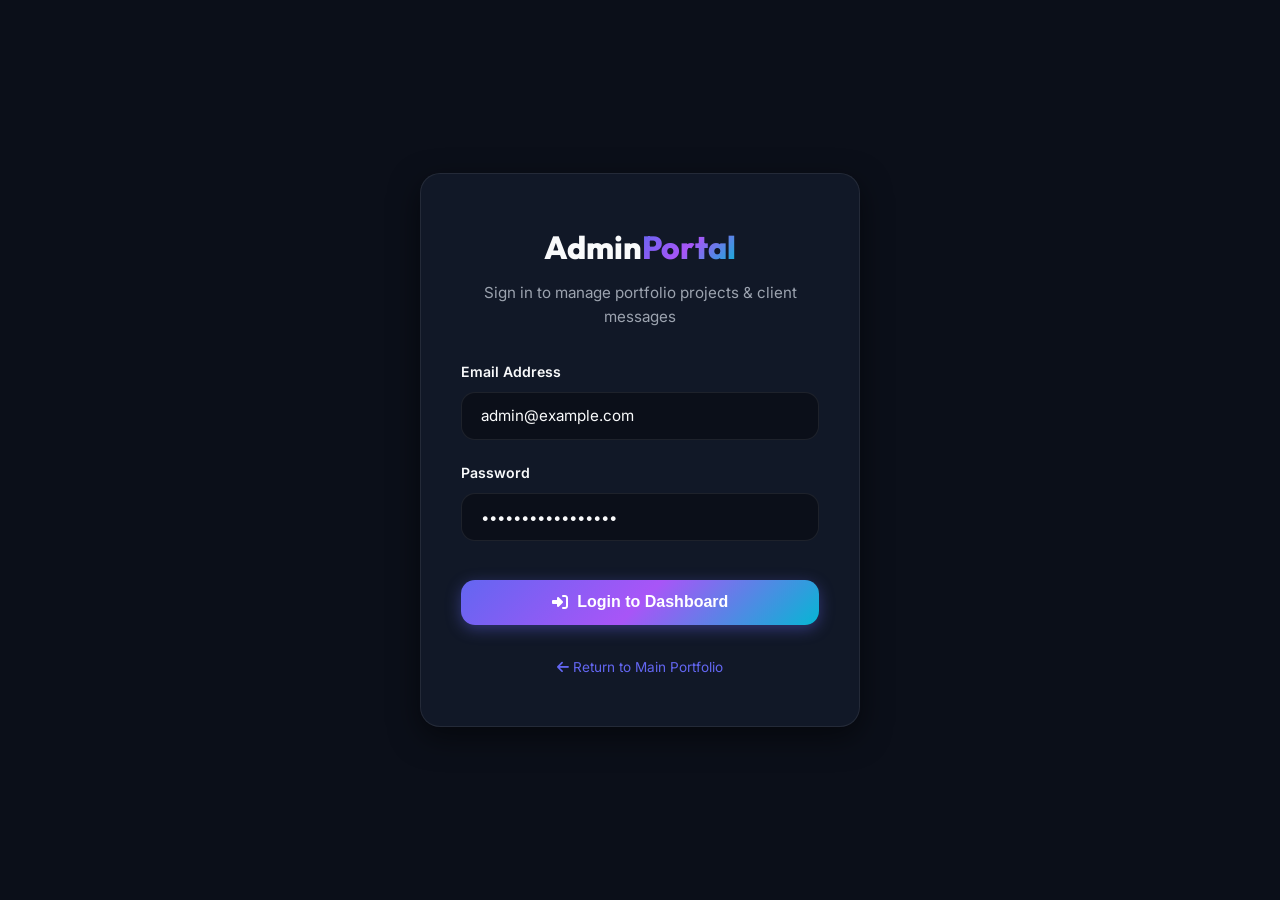
<file: admin.html>
<!DOCTYPE html>
<html lang="en" data-theme="dark">
<head>
  <meta charset="UTF-8">
  <meta name="viewport" content="width=device-width, initial-scale=1.0">
  <title>Admin Dashboard | Portfolio Management System</title>
  
  <!-- Font Awesome Icons -->
  <link rel="stylesheet" href="https://cdnjs.cloudflare.com/ajax/libs/font-awesome/6.4.0/css/all.min.css">
  
  <!-- Stylesheets -->
  <link rel="stylesheet" href="css/styles.css">
  <link rel="stylesheet" href="css/admin.css">
</head>
<body>

  <!-- ==========================================================================
       LOGIN VIEW (Visible when user is not authenticated)
       ========================================================================== -->
  <div class="admin-login-wrapper" id="login-view">
    <div class="login-card">
      <div class="login-logo">
        Admin<span class="highlight-text">Portal</span>
      </div>
      <p class="login-subtitle">Sign in to manage portfolio projects & client messages</p>

      <form id="admin-login-form">
        <div class="form-group" style="text-align: left;">
          <label for="admin-email" class="form-label">Email Address</label>
          <input type="email" id="admin-email" class="form-input" placeholder="admin@example.com" value="admin@example.com" required>
        </div>

        <div class="form-group" style="text-align: left;">
          <label for="admin-password" class="form-label">Password</label>
          <input type="password" id="admin-password" class="form-input" placeholder="••••••••" value="AdminPassword123!" required>
        </div>

        <button type="submit" class="btn btn-primary" style="width: 100%; margin-top: 1rem;" id="login-submit-btn">
          <i class="fa-solid fa-right-to-bracket"></i> Login to Dashboard
        </button>

        <div class="form-alert" id="login-alert"></div>
      </form>

      <div style="margin-top: 2rem; font-size: 0.85rem; color: var(--text-muted);">
        <a href="index.html" style="color: var(--accent-primary);"><i class="fa-solid fa-arrow-left"></i> Return to Main Portfolio</a>
      </div>
    </div>
  </div>

  <!-- ==========================================================================
       ADMIN DASHBOARD WORKSPACE (Visible after successful JWT authentication)
       ========================================================================== -->
  <div class="admin-dashboard" id="dashboard-view" style="display: none;">
    <!-- Sidebar Navigation -->
    <aside class="sidebar">
      <div class="sidebar-header">
        <a href="index.html" class="logo" style="font-size: 1.3rem;">
          Admin<span class="highlight-text">Dashboard</span>
        </a>
      </div>

      <nav class="sidebar-menu">
        <div class="sidebar-link active" data-tab="overview">
          <i class="fa-solid fa-chart-pie"></i> Overview
        </div>
        <div class="sidebar-link" data-tab="projects">
          <i class="fa-solid fa-folder-open"></i> Manage Projects
        </div>
        <div class="sidebar-link" data-tab="messages">
          <i class="fa-solid fa-inbox"></i> Client Messages
          <span class="badge-unread" id="sidebar-unread-count" style="margin-left: auto; display: none;">0</span>
        </div>
      </nav>

      <div style="margin-top: auto; padding-top: 2rem; border-top: 1px solid var(--card-border);">
        <button class="btn btn-outline" style="width: 100%; border-color: #ef4444; color: #ef4444;" id="admin-logout-btn">
          <i class="fa-solid fa-right-from-bracket"></i> Logout
        </button>
      </div>
    </aside>

    <!-- Main Workspace Content -->
    <main class="main-content">
      <header class="admin-header">
        <div>
          <h1 class="admin-title" id="tab-heading">Dashboard Overview</h1>
          <p style="color: var(--text-secondary); font-size: 0.9rem;">Connected to Node.js & MongoDB REST API</p>
        </div>

        <div>
          <a href="index.html" target="_blank" class="btn btn-outline">
            <i class="fa-solid fa-external-link"></i> Live Portfolio
          </a>
        </div>
      </header>

      <!-- OVERVIEW TAB CONTENT -->
      <div class="tab-pane" id="pane-overview">
        <div class="metrics-row">
          <div class="metric-card">
            <div class="metric-icon"><i class="fa-solid fa-folder-open"></i></div>
            <div>
              <div class="metric-val" id="metric-projects-count">0</div>
              <div class="metric-lbl">Total Projects</div>
            </div>
          </div>

          <div class="metric-card">
            <div class="metric-icon"><i class="fa-solid fa-envelope"></i></div>
            <div>
              <div class="metric-val" id="metric-messages-count">0</div>
              <div class="metric-lbl">Contact Inquiries</div>
            </div>
          </div>

          <div class="metric-card">
            <div class="metric-icon"><i class="fa-solid fa-bell"></i></div>
            <div>
              <div class="metric-val" id="metric-unread-count">0</div>
              <div class="metric-lbl">Unread Messages</div>
            </div>
          </div>
        </div>

        <div class="skill-category-card" style="margin-top: 2rem;">
          <h3 style="font-family: var(--font-heading); margin-bottom: 1rem;">System Health & API Status</h3>
          <div style="display: flex; align-items: center; gap: 0.8rem; color: #22c55e;">
            <i class="fa-solid fa-circle-check"></i>
            <span style="font-weight: 600;">REST API & MongoDB Connection Active</span>
          </div>
        </div>
      </div>

      <!-- PROJECTS MANAGEMENT TAB -->
      <div class="tab-pane" id="pane-projects" style="display: none;">
        <div style="display: flex; justify-content: space-between; align-items: center; margin-bottom: 1.5rem;">
          <h3 style="font-family: var(--font-heading);">Project Repository</h3>
          <button class="btn btn-primary" id="open-add-project-modal">
            <i class="fa-solid fa-plus"></i> Add New Project
          </button>
        </div>

        <div class="table-container">
          <table class="admin-table">
            <thead>
              <tr>
                <th>Image</th>
                <th>Title</th>
                <th>Category</th>
                <th>Tech Stack</th>
                <th>Featured</th>
                <th>Actions</th>
              </tr>
            </thead>
            <tbody id="projects-table-body">
              <!-- Rendered dynamically by admin.js -->
            </tbody>
          </table>
        </div>
      </div>

      <!-- MESSAGES TAB -->
      <div class="tab-pane" id="pane-messages" style="display: none;">
        <h3 style="font-family: var(--font-heading); margin-bottom: 1.5rem;">Client Inquiries Inbox</h3>
        <div class="table-container">
          <table class="admin-table">
            <thead>
              <tr>
                <th>Status</th>
                <th>Date</th>
                <th>Name</th>
                <th>Email</th>
                <th>Subject</th>
                <th>Actions</th>
              </tr>
            </thead>
            <tbody id="messages-table-body">
              <!-- Rendered dynamically by admin.js -->
            </tbody>
          </table>
        </div>
      </div>
    </main>
  </div>

  <!-- ==========================================================================
       CREATE / EDIT PROJECT MODAL
       ========================================================================== -->
  <div class="modal-overlay" id="project-form-modal">
    <div class="modal-card">
      <button class="modal-close-btn" id="close-project-modal-btn">&times;</button>
      <h3 style="font-family: var(--font-heading); margin-bottom: 1.5rem;" id="project-modal-title">Add New Project</h3>

      <form id="project-form">
        <input type="hidden" id="project-id">

        <div class="form-group">
          <label for="proj-title" class="form-label">Project Title</label>
          <input type="text" id="proj-title" class="form-input" placeholder="e.g. E-Commerce Platform" required>
        </div>

        <div class="form-group">
          <label for="proj-category" class="form-label">Category</label>
          <select id="proj-category" class="form-input" style="background: var(--bg-primary);">
            <option value="Full Stack">Full Stack</option>
            <option value="Frontend">Frontend</option>
            <option value="Backend">Backend</option>
            <option value="Mobile">Mobile</option>
            <option value="UI/UX">UI/UX</option>
          </select>
        </div>

        <div class="form-group">
          <label for="proj-desc" class="form-label">Short Description</label>
          <input type="text" id="proj-desc" class="form-input" placeholder="Brief summary of what the app does" required>
        </div>

        <div class="form-group">
          <label for="proj-full-desc" class="form-label">Full Case Study Description</label>
          <textarea id="proj-full-desc" class="form-textarea" placeholder="Detailed architectural breakdown"></textarea>
        </div>

        <div class="form-group">
          <label for="proj-image" class="form-label">Image URL</label>
          <input type="text" id="proj-image" class="form-input" placeholder="https://images.unsplash.com/...">
        </div>

        <div class="form-group">
          <label for="proj-tech" class="form-label">Tech Stack (Comma-separated)</label>
          <input type="text" id="proj-tech" class="form-input" placeholder="Node.js, Express.js, MongoDB, JavaScript">
        </div>

        <div class="form-group" style="display: grid; grid-template-columns: 1fr 1fr; gap: 1rem;">
          <div>
            <label for="proj-live" class="form-label">Live Demo URL</label>
            <input type="text" id="proj-live" class="form-input" placeholder="https://demo.example.com">
          </div>
          <div>
            <label for="proj-github" class="form-label">GitHub Repository URL</label>
            <input type="text" id="proj-github" class="form-input" placeholder="https://github.com/...">
          </div>
        </div>

        <div class="form-group" style="display: flex; align-items: center; gap: 0.8rem;">
          <input type="checkbox" id="proj-featured" style="width: 18px; height: 18px;">
          <label for="proj-featured" class="form-label" style="margin: 0; cursor: pointer;">Feature on Home Page Banner</label>
        </div>

        <button type="submit" class="btn btn-primary" style="width: 100%; margin-top: 1rem;" id="save-project-btn">
          <i class="fa-solid fa-floppy-disk"></i> Save Project
        </button>
      </form>
    </div>
  </div>

  <!-- ==========================================================================
       VIEW MESSAGE DETAILS MODAL
       ========================================================================== -->
  <div class="modal-overlay" id="message-detail-modal">
    <div class="modal-card">
      <button class="modal-close-btn" id="close-message-modal-btn">&times;</button>
      <h3 style="font-family: var(--font-heading); margin-bottom: 1rem;" id="msg-detail-subject">Message Subject</h3>
      <div style="font-size: 0.9rem; color: var(--text-secondary); margin-bottom: 1.5rem;" id="msg-detail-meta">From: Sender Name (email@example.com)</div>
      
      <div style="background: var(--bg-primary); padding: 1.5rem; border-radius: var(--radius-md); border: 1px solid var(--card-border); margin-bottom: 1.5rem; line-height: 1.7;" id="msg-detail-body">
        Message content...
      </div>

      <div style="display: flex; gap: 1rem;">
        <button class="btn btn-outline" id="toggle-read-btn">Mark as Unread</button>
        <button class="btn btn-outline" style="border-color: #ef4444; color: #ef4444;" id="delete-msg-btn">Delete Message</button>
      </div>
    </div>
  </div>

  <!-- Admin JavaScript -->
  <script src="js/admin.js"></script>
</body>
</html>
</file>
<file: css/styles.css>
/* ==========================================================================
   PORTFOLIO DESIGN SYSTEM & CSS VARIABLES (LIGHT & DARK THEMES)
   ========================================================================== */
@import url('https://fonts.googleapis.com/css2?family=Inter:wght@300;400;500;600;700;800&family=Outfit:wght@400;600;700;800&display=swap');

:root {
  /* Dark Mode Palette (Default) */
  --bg-primary: #0b0f19;
  --bg-secondary: #111827;
  --bg-tertiary: #1f2937;
  --card-bg: rgba(17, 24, 39, 0.75);
  --card-border: rgba(255, 255, 255, 0.08);
  --card-hover-border: rgba(99, 102, 241, 0.5);
  
  --text-primary: #f9fafb;
  --text-secondary: #9ca3af;
  --text-muted: #6b7280;
  
  --accent-primary: #6366f1; /* Indigo */
  --accent-secondary: #3b82f6; /* Blue */
  --accent-cyan: #06b6d4;
  --accent-purple: #8b5cf6;
  --gradient-accent: linear-gradient(135deg, #6366f1 0%, #a855f7 50%, #06b6d4 100%);
  --gradient-card: linear-gradient(135deg, rgba(255, 255, 255, 0.03) 0%, rgba(255, 255, 255, 0.01) 100%);
  
  --shadow-sm: 0 2px 4px rgba(0, 0, 0, 0.2);
  --shadow-md: 0 4px 16px rgba(0, 0, 0, 0.3);
  --shadow-lg: 0 10px 30px rgba(0, 0, 0, 0.5);
  --shadow-glow: 0 0 25px rgba(99, 102, 241, 0.35);

  --font-heading: 'Outfit', -apple-system, BlinkMacSystemFont, sans-serif;
  --font-body: 'Inter', -apple-system, BlinkMacSystemFont, sans-serif;

  --transition-fast: 0.2s ease;
  --transition-normal: 0.3s cubic-bezier(0.4, 0, 0.2, 1);
  --transition-slow: 0.5s ease;

  --radius-sm: 8px;
  --radius-md: 14px;
  --radius-lg: 20px;
  --radius-full: 9999px;
}

/* Light Theme Overrides */
[data-theme="light"] {
  --bg-primary: #f8fafc;
  --bg-secondary: #ffffff;
  --bg-tertiary: #f1f5f9;
  --card-bg: rgba(255, 255, 255, 0.85);
  --card-border: rgba(0, 0, 0, 0.08);
  --card-hover-border: rgba(99, 102, 241, 0.6);
  
  --text-primary: #0f172a;
  --text-secondary: #475569;
  --text-muted: #64748b;
  
  --gradient-accent: linear-gradient(135deg, #4f46e5 0%, #7c3aed 50%, #0284c7 100%);
  --gradient-card: linear-gradient(135deg, rgba(255, 255, 255, 0.9) 0%, rgba(248, 250, 252, 0.8) 100%);
  
  --shadow-sm: 0 2px 4px rgba(0, 0, 0, 0.04);
  --shadow-md: 0 6px 20px rgba(0, 0, 0, 0.06);
  --shadow-lg: 0 12px 36px rgba(0, 0, 0, 0.1);
  --shadow-glow: 0 0 25px rgba(79, 70, 229, 0.2);
}

/* Base Styles */
* {
  margin: 0;
  padding: 0;
  box-sizing: border-box;
}

html {
  scroll-behavior: smooth;
  font-size: 16px;
}

body {
  font-family: var(--font-body);
  background-color: var(--bg-primary);
  color: var(--text-primary);
  line-height: 1.6;
  overflow-x: hidden;
  transition: background-color var(--transition-normal), color var(--transition-normal);
}

a {
  color: inherit;
  text-decoration: none;
}

ul {
  list-style: none;
}

img {
  max-width: 100%;
  height: auto;
  display: block;
}

/* Utilities */
.container {
  width: 90%;
  max-width: 1200px;
  margin: 0 auto;
  padding: 0 1.5rem;
}

.section {
  padding: 6rem 0;
  position: relative;
}

.section-header {
  text-align: center;
  margin-bottom: 4rem;
}

.section-subtitle {
  display: inline-block;
  font-family: var(--font-heading);
  font-size: 0.875rem;
  font-weight: 700;
  text-transform: uppercase;
  letter-spacing: 2px;
  background: var(--gradient-accent);
  -webkit-background-clip: text;
  -webkit-text-fill-color: transparent;
  margin-bottom: 0.5rem;
}

.section-title {
  font-family: var(--font-heading);
  font-size: 2.5rem;
  font-weight: 800;
  letter-spacing: -0.5px;
  color: var(--text-primary);
}

.highlight-text {
  background: var(--gradient-accent);
  -webkit-background-clip: text;
  -webkit-text-fill-color: transparent;
}

/* ==========================================================================
   HEADER & NAVBAR
   ========================================================================== */
.header {
  position: fixed;
  top: 0;
  left: 0;
  width: 100%;
  z-index: 1000;
  transition: background-color var(--transition-normal), backdrop-filter var(--transition-normal), box-shadow var(--transition-normal);
  padding: 1.25rem 0;
}

.header.scrolled {
  background-color: rgba(11, 15, 25, 0.85);
  backdrop-filter: blur(12px);
  -webkit-backdrop-filter: blur(12px);
  box-shadow: var(--shadow-md);
  padding: 0.85rem 0;
}

[data-theme="light"] .header.scrolled {
  background-color: rgba(255, 255, 255, 0.88);
}

.nav-container {
  display: flex;
  align-items: center;
  justify-content: space-between;
}

.logo {
  font-family: var(--font-heading);
  font-size: 1.6rem;
  font-weight: 800;
  display: flex;
  align-items: center;
  gap: 0.4rem;
}

.logo-dot {
  width: 8px;
  height: 8px;
  background: var(--accent-primary);
  border-radius: 50%;
  display: inline-block;
}

.nav-menu {
  display: flex;
  align-items: center;
  gap: 2rem;
}

.nav-link {
  font-size: 0.95rem;
  font-weight: 500;
  color: var(--text-secondary);
  transition: color var(--transition-fast);
  position: relative;
}

.nav-link:hover,
.nav-link.active {
  color: var(--accent-primary);
}

.nav-link::after {
  content: '';
  position: absolute;
  bottom: -4px;
  left: 0;
  width: 0%;
  height: 2px;
  background: var(--gradient-accent);
  transition: width var(--transition-fast);
  border-radius: 2px;
}

.nav-link:hover::after,
.nav-link.active::after {
  width: 100%;
}

.nav-actions {
  display: flex;
  align-items: center;
  gap: 1rem;
}

/* Theme Switch Toggle Button */
.theme-btn {
  background: var(--bg-tertiary);
  border: 1px solid var(--card-border);
  color: var(--text-primary);
  width: 42px;
  height: 42px;
  border-radius: 50%;
  display: flex;
  align-items: center;
  justify-content: center;
  cursor: pointer;
  font-size: 1.2rem;
  transition: all var(--transition-fast);
}

.theme-btn:hover {
  transform: scale(1.08);
  border-color: var(--accent-primary);
  box-shadow: var(--shadow-glow);
}

.admin-link-btn {
  font-size: 0.85rem;
  font-weight: 600;
  padding: 0.5rem 1rem;
  border-radius: var(--radius-full);
  background: rgba(99, 102, 241, 0.15);
  color: var(--accent-primary);
  border: 1px solid rgba(99, 102, 241, 0.3);
  transition: all var(--transition-fast);
}

.admin-link-btn:hover {
  background: var(--accent-primary);
  color: #ffffff;
  transform: translateY(-2px);
}

/* Hamburger Icon for Mobile */
.nav-toggle {
  display: none;
  background: none;
  border: none;
  color: var(--text-primary);
  font-size: 1.5rem;
  cursor: pointer;
}

/* ==========================================================================
   HERO SECTION
   ========================================================================== */
.hero {
  min-height: 100vh;
  display: flex;
  align-items: center;
  padding-top: 5rem;
  position: relative;
  overflow: hidden;
}

.hero-glow {
  position: absolute;
  width: 500px;
  height: 500px;
  border-radius: 50%;
  background: radial-gradient(circle, rgba(99, 102, 241, 0.18) 0%, rgba(6, 182, 212, 0) 70%);
  top: -100px;
  right: -100px;
  pointer-events: none;
  animation: pulseGlow 8s infinite alternate ease-in-out;
}

@keyframes pulseGlow {
  0% { transform: scale(1) translate(0, 0); }
  100% { transform: scale(1.2) translate(-30px, 30px); }
}

.hero-grid {
  display: grid;
  grid-template-columns: 1.2fr 0.8fr;
  gap: 3rem;
  align-items: center;
}

.hero-greeting {
  display: inline-flex;
  align-items: center;
  gap: 0.5rem;
  font-size: 1.1rem;
  font-weight: 600;
  color: var(--accent-primary);
  background: rgba(99, 102, 241, 0.1);
  padding: 0.4rem 1.2rem;
  border-radius: var(--radius-full);
  border: 1px solid rgba(99, 102, 241, 0.2);
  margin-bottom: 1.5rem;
}

.hero-title {
  font-family: var(--font-heading);
  font-size: 3.8rem;
  font-weight: 800;
  line-height: 1.15;
  margin-bottom: 1.2rem;
  letter-spacing: -1px;
}

.hero-typed {
  font-size: 1.5rem;
  font-weight: 600;
  color: var(--text-secondary);
  margin-bottom: 1.5rem;
  min-height: 2.2rem;
}

.hero-description {
  font-size: 1.1rem;
  color: var(--text-secondary);
  margin-bottom: 2.5rem;
  max-width: 580px;
}

.hero-buttons {
  display: flex;
  flex-wrap: wrap;
  gap: 1rem;
  margin-bottom: 2.5rem;
}

.btn {
  display: inline-flex;
  align-items: center;
  justify-content: center;
  gap: 0.6rem;
  padding: 0.85rem 1.8rem;
  font-size: 1rem;
  font-weight: 600;
  border-radius: var(--radius-md);
  cursor: pointer;
  transition: all var(--transition-fast);
  border: none;
}

.btn-primary {
  background: var(--gradient-accent);
  color: #ffffff;
  box-shadow: 0 4px 15px rgba(99, 102, 241, 0.4);
}

.btn-primary:hover {
  transform: translateY(-3px);
  box-shadow: 0 8px 25px rgba(99, 102, 241, 0.6);
}

.btn-outline {
  background: transparent;
  color: var(--text-primary);
  border: 1px solid var(--card-border);
}

.btn-outline:hover {
  border-color: var(--accent-primary);
  background: rgba(99, 102, 241, 0.1);
  color: var(--accent-primary);
  transform: translateY(-3px);
}

.hero-socials {
  display: flex;
  align-items: center;
  gap: 1.2rem;
}

.social-icon {
  width: 42px;
  height: 42px;
  border-radius: 50%;
  background: var(--bg-secondary);
  border: 1px solid var(--card-border);
  display: flex;
  align-items: center;
  justify-content: center;
  color: var(--text-secondary);
  font-size: 1.2rem;
  transition: all var(--transition-fast);
}

.social-icon:hover {
  color: #ffffff;
  background: var(--accent-primary);
  border-color: var(--accent-primary);
  transform: translateY(-3px);
  box-shadow: var(--shadow-glow);
}

.hero-image-wrapper {
  position: relative;
  display: flex;
  justify-content: center;
}

.hero-avatar-card {
  position: relative;
  width: 320px;
  height: 380px;
  border-radius: var(--radius-lg);
  background: var(--card-bg);
  border: 1px solid var(--card-border);
  backdrop-filter: blur(12px);
  padding: 1rem;
  box-shadow: var(--shadow-lg);
  overflow: hidden;
  transition: transform var(--transition-normal);
}

.hero-avatar-card:hover {
  transform: translateY(-8px) rotate(1deg);
  border-color: var(--accent-primary);
}

.hero-avatar-img {
  width: 100%;
  height: 100%;
  object-fit: cover;
  border-radius: calc(var(--radius-lg) - 4px);
  filter: grayscale(15%);
  transition: filter var(--transition-normal);
}

.hero-avatar-card:hover .hero-avatar-img {
  filter: grayscale(0%);
}

.experience-badge {
  position: absolute;
  bottom: 20px;
  left: -20px;
  background: var(--bg-secondary);
  border: 1px solid var(--card-border);
  padding: 0.8rem 1.2rem;
  border-radius: var(--radius-md);
  box-shadow: var(--shadow-md);
  display: flex;
  align-items: center;
  gap: 0.8rem;
  backdrop-filter: blur(10px);
}

.exp-num {
  font-family: var(--font-heading);
  font-size: 1.8rem;
  font-weight: 800;
  color: var(--accent-primary);
}

.exp-text {
  font-size: 0.75rem;
  font-weight: 600;
  text-transform: uppercase;
  color: var(--text-secondary);
  line-height: 1.2;
}

/* ==========================================================================
   ABOUT SECTION
   ========================================================================== */
.about-grid {
  display: grid;
  grid-template-columns: 1fr 1fr;
  gap: 4rem;
  align-items: center;
}

.about-text p {
  font-size: 1.05rem;
  color: var(--text-secondary);
  margin-bottom: 1.5rem;
}

.stats-grid {
  display: grid;
  grid-template-columns: repeat(3, 1fr);
  gap: 1.5rem;
  margin-top: 2rem;
}

.stat-card {
  background: var(--card-bg);
  border: 1px solid var(--card-border);
  padding: 1.5rem;
  border-radius: var(--radius-md);
  text-align: center;
  transition: all var(--transition-fast);
}

.stat-card:hover {
  border-color: var(--accent-primary);
  transform: translateY(-5px);
}

.stat-number {
  font-family: var(--font-heading);
  font-size: 2.2rem;
  font-weight: 800;
  color: var(--accent-primary);
  margin-bottom: 0.3rem;
}

.stat-label {
  font-size: 0.85rem;
  color: var(--text-secondary);
  font-weight: 500;
}

/* ==========================================================================
   SKILLS SECTION
   ========================================================================== */
.skills-grid {
  display: grid;
  grid-template-columns: repeat(auto-fit, minmax(260px, 1fr));
  gap: 2rem;
}

.skill-category-card {
  background: var(--card-bg);
  border: 1px solid var(--card-border);
  border-radius: var(--radius-lg);
  padding: 2rem;
  backdrop-filter: blur(12px);
  transition: all var(--transition-normal);
}

.skill-category-card:hover {
  border-color: var(--card-hover-border);
  transform: translateY(-6px);
  box-shadow: var(--shadow-md);
}

.skill-icon-header {
  display: flex;
  align-items: center;
  gap: 1rem;
  margin-bottom: 1.5rem;
}

.skill-cat-icon {
  width: 48px;
  height: 48px;
  border-radius: var(--radius-md);
  background: rgba(99, 102, 241, 0.15);
  color: var(--accent-primary);
  display: flex;
  align-items: center;
  justify-content: center;
  font-size: 1.4rem;
}

.skill-cat-title {
  font-family: var(--font-heading);
  font-size: 1.3rem;
  font-weight: 700;
}

.skill-tags {
  display: flex;
  flex-wrap: wrap;
  gap: 0.6rem;
}

.skill-badge {
  background: var(--bg-tertiary);
  color: var(--text-primary);
  font-size: 0.85rem;
  font-weight: 500;
  padding: 0.4rem 0.8rem;
  border-radius: var(--radius-sm);
  border: 1px solid var(--card-border);
  display: flex;
  align-items: center;
  gap: 0.4rem;
  transition: all var(--transition-fast);
}

.skill-badge:hover {
  border-color: var(--accent-primary);
  background: rgba(99, 102, 241, 0.15);
}

/* ==========================================================================
   PROJECTS SECTION
   ========================================================================== */
.projects-filter {
  display: flex;
  justify-content: center;
  flex-wrap: wrap;
  gap: 0.8rem;
  margin-bottom: 3rem;
}

.filter-btn {
  background: var(--bg-secondary);
  border: 1px solid var(--card-border);
  color: var(--text-secondary);
  padding: 0.6rem 1.4rem;
  border-radius: var(--radius-full);
  font-size: 0.9rem;
  font-weight: 600;
  cursor: pointer;
  transition: all var(--transition-fast);
}

.filter-btn:hover,
.filter-btn.active {
  background: var(--accent-primary);
  color: #ffffff;
  border-color: var(--accent-primary);
  box-shadow: 0 4px 12px rgba(99, 102, 241, 0.35);
}

.projects-grid {
  display: grid;
  grid-template-columns: repeat(auto-fill, minmax(340px, 1fr));
  gap: 2rem;
}

.project-card {
  background: var(--card-bg);
  border: 1px solid var(--card-border);
  border-radius: var(--radius-lg);
  overflow: hidden;
  backdrop-filter: blur(12px);
  display: flex;
  flex-direction: column;
  transition: all var(--transition-normal);
}

.project-card:hover {
  border-color: var(--card-hover-border);
  transform: translateY(-8px);
  box-shadow: var(--shadow-lg);
}

.project-img-wrapper {
  position: relative;
  width: 100%;
  height: 210px;
  overflow: hidden;
}

.project-img {
  width: 100%;
  height: 100%;
  object-fit: cover;
  transition: transform var(--transition-slow);
}

.project-card:hover .project-img {
  transform: scale(1.08);
}

.project-category-badge {
  position: absolute;
  top: 15px;
  right: 15px;
  background: rgba(11, 15, 25, 0.8);
  backdrop-filter: blur(8px);
  color: var(--accent-cyan);
  border: 1px solid rgba(6, 182, 212, 0.3);
  padding: 0.3rem 0.8rem;
  border-radius: var(--radius-full);
  font-size: 0.75rem;
  font-weight: 700;
  text-transform: uppercase;
}

.project-content {
  padding: 1.8rem;
  display: flex;
  flex-direction: column;
  flex-grow: 1;
}

.project-title {
  font-family: var(--font-heading);
  font-size: 1.35rem;
  font-weight: 700;
  margin-bottom: 0.6rem;
}

.project-desc {
  font-size: 0.95rem;
  color: var(--text-secondary);
  margin-bottom: 1.4rem;
  flex-grow: 1;
}

.project-tech-stack {
  display: flex;
  flex-wrap: wrap;
  gap: 0.5rem;
  margin-bottom: 1.5rem;
}

.tech-tag {
  font-size: 0.75rem;
  font-weight: 600;
  background: var(--bg-tertiary);
  color: var(--accent-primary);
  padding: 0.25rem 0.6rem;
  border-radius: var(--radius-sm);
}

.project-links {
  display: flex;
  align-items: center;
  gap: 1rem;

  padding-top: 1rem;
  border-top: 1px solid var(--card-border);
}

.project-link-btn {
  font-size: 0.88rem;
  font-weight: 600;
  display: inline-flex;
  align-items: center;
  gap: 0.4rem;
  color: var(--text-primary);
  transition: color var(--transition-fast);
}

.project-link-btn:hover {
  color: var(--accent-primary);
}

/* ==========================================================================
   EDUCATION & EXPERIENCE TIMELINES
   ========================================================================== */
.timeline-grid {
  display: grid;
  grid-template-columns: 1fr 1fr;
  gap: 3rem;
}

.timeline-column-title {
  font-family: var(--font-heading);
  font-size: 1.6rem;
  font-weight: 700;
  margin-bottom: 2rem;
  display: flex;
  align-items: center;
  gap: 0.8rem;
}

.timeline-box {
  position: relative;
  border-left: 2px solid var(--card-border);
  padding-left: 2rem;
  margin-left: 0.5rem;
}

.timeline-item {
  position: relative;
  margin-bottom: 2.5rem;
}

.timeline-dot {
  position: absolute;
  left: calc(-2rem - 6px);
  top: 5px;
  width: 10px;
  height: 10px;
  border-radius: 50%;
  background: var(--accent-primary);
  box-shadow: 0 0 0 4px rgba(99, 102, 241, 0.2);
}

.timeline-card {
  background: var(--card-bg);
  border: 1px solid var(--card-border);
  border-radius: var(--radius-md);
  padding: 1.5rem;
  backdrop-filter: blur(10px);
  transition: all var(--transition-fast);
}

.timeline-card:hover {
  border-color: var(--accent-primary);
  transform: translateX(5px);
}

.timeline-date {
  font-size: 0.8rem;
  font-weight: 700;
  color: var(--accent-cyan);
  text-transform: uppercase;
  margin-bottom: 0.4rem;
}

.timeline-title {
  font-family: var(--font-heading);
  font-size: 1.2rem;
  font-weight: 700;
  margin-bottom: 0.3rem;
}

.timeline-subtitle {
  font-size: 0.95rem;
  font-weight: 600;
  color: var(--accent-primary);
  margin-bottom: 0.8rem;
}

.timeline-desc {
  font-size: 0.9rem;
  color: var(--text-secondary);
}

/* ==========================================================================
   CERTIFICATIONS & RESUME DOWNLOAD
   ========================================================================== */
.cert-grid {
  display: grid;
  grid-template-columns: repeat(auto-fit, minmax(280px, 1fr));
  gap: 1.5rem;
  margin-bottom: 4rem;
}

.cert-card {
  background: var(--card-bg);
  border: 1px solid var(--card-border);
  border-radius: var(--radius-md);
  padding: 1.5rem;
  display: flex;
  align-items: flex-start;
  gap: 1.2rem;
  transition: all var(--transition-fast);
}

.cert-card:hover {
  border-color: var(--accent-primary);
  transform: translateY(-4px);
}

.cert-icon {
  font-size: 2rem;
  color: var(--accent-primary);
}

.cert-title {
  font-family: var(--font-heading);
  font-size: 1.05rem;
  font-weight: 700;
}

.cert-issuer {
  font-size: 0.85rem;
  color: var(--text-secondary);
}

.resume-download-banner {
  background: var(--gradient-card);
  border: 1px solid var(--card-border);
  border-radius: var(--radius-lg);
  padding: 3rem;
  text-align: center;
  box-shadow: var(--shadow-md);
  backdrop-filter: blur(12px);
}

.resume-title {
  font-family: var(--font-heading);
  font-size: 2rem;
  font-weight: 800;
  margin-bottom: 0.8rem;
}

.resume-desc {
  color: var(--text-secondary);
  max-width: 540px;
  margin: 0 auto 2rem;
}

/* ==========================================================================
   CONTACT SECTION
   ========================================================================== */
.contact-grid {
  display: grid;
  grid-template-columns: 0.9fr 1.1fr;
  gap: 3rem;
}

.contact-info-card {
  background: var(--card-bg);
  border: 1px solid var(--card-border);
  border-radius: var(--radius-lg);
  padding: 2.5rem;
  backdrop-filter: blur(12px);
}

.info-item {
  display: flex;
  align-items: center;
  gap: 1.2rem;
  margin-bottom: 2rem;
}

.info-icon {
  width: 50px;
  height: 50px;
  border-radius: 50%;
  background: rgba(99, 102, 241, 0.15);
  color: var(--accent-primary);
  display: flex;
  align-items: center;
  justify-content: center;
  font-size: 1.3rem;
}

.info-label {
  font-size: 0.8rem;
  text-transform: uppercase;
  color: var(--text-secondary);
  font-weight: 600;
}

.info-value {
  font-size: 1rem;
  font-weight: 600;
  color: var(--text-primary);
}

.contact-form-card {
  background: var(--card-bg);
  border: 1px solid var(--card-border);
  border-radius: var(--radius-lg);
  padding: 2.5rem;
  backdrop-filter: blur(12px);
}

.form-group {
  margin-bottom: 1.4rem;
}

.form-label {
  display: block;
  font-size: 0.88rem;
  font-weight: 600;
  margin-bottom: 0.5rem;
  color: var(--text-primary);
}

.form-input,
.form-textarea {
  width: 100%;
  padding: 0.85rem 1.2rem;
  background: var(--bg-primary);
  border: 1px solid var(--card-border);
  border-radius: var(--radius-md);
  color: var(--text-primary);
  font-family: var(--font-body);
  font-size: 0.95rem;
  transition: all var(--transition-fast);
}

.form-input:focus,
.form-textarea:focus {
  outline: none;
  border-color: var(--accent-primary);
  box-shadow: 0 0 0 3px rgba(99, 102, 241, 0.2);
}

.form-textarea {
  resize: vertical;
  min-height: 130px;
}

.form-alert {
  padding: 1rem;
  border-radius: var(--radius-md);
  margin-top: 1rem;
  display: none;
  font-size: 0.9rem;
  font-weight: 500;
}

.form-alert.success {
  display: block;
  background: rgba(34, 197, 94, 0.15);
  color: #22c55e;
  border: 1px solid rgba(34, 197, 94, 0.3);
}

.form-alert.error {
  display: block;
  background: rgba(239, 68, 68, 0.15);
  color: #ef4444;
  border: 1px solid rgba(239, 68, 68, 0.3);
}

/* ==========================================================================
   FOOTER
   ========================================================================== */
.footer {
  background: var(--bg-secondary);
  border-top: 1px solid var(--card-border);
  padding: 3rem 0 2rem;
}

.footer-content {
  display: flex;
  align-items: center;
  justify-content: space-between;
  flex-wrap: wrap;
  gap: 1.5rem;
  margin-bottom: 2rem;
}

.back-to-top-btn {
  background: var(--bg-tertiary);
  border: 1px solid var(--card-border);
  color: var(--text-primary);
  width: 44px;
  height: 44px;
  border-radius: 50%;
  display: flex;
  align-items: center;
  justify-content: center;
  font-size: 1.2rem;
  cursor: pointer;
  transition: all var(--transition-fast);
}

.back-to-top-btn:hover {
  background: var(--accent-primary);
  color: #ffffff;
  transform: translateY(-4px);
}

.footer-bottom {
  text-align: center;
  padding-top: 2rem;
  border-top: 1px solid var(--card-border);
  color: var(--text-muted);
  font-size: 0.88rem;
}

/* ==========================================================================
   PROJECT DETAILS MODAL
   ========================================================================== */
.modal-overlay {
  position: fixed;
  top: 0;
  left: 0;
  width: 100%;
  height: 100%;
  background: rgba(0, 0, 0, 0.8);
  backdrop-filter: blur(8px);
  z-index: 2000;
  display: flex;
  align-items: center;
  justify-content: center;
  opacity: 0;
  visibility: hidden;
  transition: all var(--transition-normal);
}

.modal-overlay.active {
  opacity: 1;
  visibility: visible;
}

.modal-card {
  background: var(--bg-secondary);
  border: 1px solid var(--card-border);
  border-radius: var(--radius-lg);
  width: 90%;
  max-width: 700px;
  max-height: 85vh;
  overflow-y: auto;
  padding: 2rem;
  position: relative;
  box-shadow: var(--shadow-lg);
  transform: scale(0.9);
  transition: transform var(--transition-normal);
}

.modal-overlay.active .modal-card {
  transform: scale(1);
}

.modal-close-btn {
  position: absolute;
  top: 1.2rem;
  right: 1.2rem;
  background: var(--bg-tertiary);
  border: none;
  color: var(--text-primary);
  width: 36px;
  height: 36px;
  border-radius: 50%;
  cursor: pointer;
  font-size: 1.2rem;
}

/* Responsive Media Queries */
@media (max-width: 992px) {
  .hero-grid, .about-grid, .timeline-grid, .contact-grid {
    grid-template-columns: 1fr;
  }

  .hero-title {
    font-size: 2.8rem;
  }

  .hero-avatar-card {
    width: 280px;
    height: 330px;
  }

  .stats-grid {
    grid-template-columns: repeat(3, 1fr);
  }
}

@media (max-width: 768px) {
  .nav-menu {
    position: fixed;
    top: 70px;
    left: -100%;
    width: 100%;
    height: calc(100vh - 70px);
    background: var(--bg-primary);
    flex-direction: column;
    padding: 3rem 2rem;
    gap: 2rem;
    transition: left var(--transition-normal);
  }

  .nav-menu.active {
    left: 0;
  }

  .nav-toggle {
    display: block;
  }

  .section-title {
    font-size: 2rem;
  }

  .hero-title {
    font-size: 2.3rem;
  }

  .stats-grid {
    grid-template-columns: 1fr;
  }
}
</file>
<file: css/admin.css>
/* ==========================================================================
   ADMIN DASHBOARD SPECIFIC STYLES
   ========================================================================== */

/* Login View */
.admin-login-wrapper {
  min-height: 100vh;
  display: flex;
  align-items: center;
  justify-content: center;
  background: var(--bg-primary);
  padding: 1.5rem;
}

.login-card {
  background: var(--bg-secondary);
  border: 1px solid var(--card-border);
  border-radius: var(--radius-lg);
  padding: 3rem 2.5rem;
  width: 100%;
  max-width: 440px;
  box-shadow: var(--shadow-lg);
  backdrop-filter: blur(12px);
  text-align: center;
}

.login-logo {
  font-family: var(--font-heading);
  font-size: 2rem;
  font-weight: 800;
  margin-bottom: 0.5rem;
}

.login-subtitle {
  font-size: 0.95rem;
  color: var(--text-secondary);
  margin-bottom: 2rem;
}

/* Admin Dashboard Workspace Layout */
.admin-dashboard {
  display: flex;
  min-height: 100vh;
  background: var(--bg-primary);
}

.sidebar {
  width: 260px;
  background: var(--bg-secondary);
  border-right: 1px solid var(--card-border);
  padding: 2rem 1.5rem;
  display: flex;
  flex-direction: column;
}

.sidebar-header {
  margin-bottom: 3rem;
}

.sidebar-menu {
  display: flex;
  flex-direction: column;
  gap: 0.5rem;
  flex-grow: 1;
}

.sidebar-link {
  display: flex;
  align-items: center;
  gap: 0.8rem;
  padding: 0.85rem 1.2rem;
  border-radius: var(--radius-md);
  color: var(--text-secondary);
  font-weight: 600;
  font-size: 0.95rem;
  cursor: pointer;
  transition: all var(--transition-fast);
}

.sidebar-link:hover,
.sidebar-link.active {
  background: var(--accent-primary);
  color: #ffffff;
}

.main-content {
  flex-grow: 1;
  padding: 2.5rem;
  overflow-y: auto;
}

.admin-header {
  display: flex;
  align-items: center;
  justify-content: space-between;
  margin-bottom: 2.5rem;
  padding-bottom: 1.5rem;
  border-bottom: 1px solid var(--card-border);
}

.admin-title {
  font-family: var(--font-heading);
  font-size: 2rem;
  font-weight: 800;
}

.metrics-row {
  display: grid;
  grid-template-columns: repeat(auto-fit, minmax(220px, 1fr));
  gap: 1.5rem;
  margin-bottom: 2.5rem;
}

.metric-card {
  background: var(--card-bg);
  border: 1px solid var(--card-border);
  border-radius: var(--radius-md);
  padding: 1.5rem;
  display: flex;
  align-items: center;
  gap: 1.2rem;
}

.metric-icon {
  width: 50px;
  height: 50px;
  border-radius: var(--radius-md);
  background: rgba(99, 102, 241, 0.15);
  color: var(--accent-primary);
  display: flex;
  align-items: center;
  justify-content: center;
  font-size: 1.5rem;
}

.metric-val {
  font-family: var(--font-heading);
  font-size: 1.8rem;
  font-weight: 800;
}

.metric-lbl {
  font-size: 0.85rem;
  color: var(--text-secondary);
}

/* Data Tables */
.table-container {
  background: var(--card-bg);
  border: 1px solid var(--card-border);
  border-radius: var(--radius-lg);
  overflow-x: auto;
  box-shadow: var(--shadow-sm);
}

.admin-table {
  width: 100%;
  border-collapse: collapse;
  text-align: left;
}

.admin-table th,
.admin-table td {
  padding: 1.2rem 1.5rem;
  border-bottom: 1px solid var(--card-border);
  font-size: 0.95rem;
}

.admin-table th {
  background: var(--bg-tertiary);
  font-weight: 700;
  color: var(--text-secondary);
  text-transform: uppercase;
  font-size: 0.78rem;
  letter-spacing: 1px;
}

.admin-table tr:hover {
  background: rgba(255, 255, 255, 0.02);
}

.table-img {
  width: 50px;
  height: 38px;
  object-fit: cover;
  border-radius: var(--radius-sm);
}

.action-btns {
  display: flex;
  align-items: center;
  gap: 0.5rem;
}

.btn-icon {
  width: 34px;
  height: 34px;
  border-radius: var(--radius-sm);
  border: 1px solid var(--card-border);
  background: var(--bg-tertiary);
  color: var(--text-primary);
  display: flex;
  align-items: center;
  justify-content: center;
  cursor: pointer;
  transition: all var(--transition-fast);
}

.btn-icon.edit:hover {
  background: var(--accent-primary);
  color: #ffffff;
}

.btn-icon.delete:hover {
  background: #ef4444;
  color: #ffffff;
  border-color: #ef4444;
}

.badge-unread {
  background: #ef4444;
  color: #ffffff;
  font-size: 0.75rem;
  padding: 0.2rem 0.5rem;
  border-radius: var(--radius-full);
  font-weight: 700;
}
</file>
